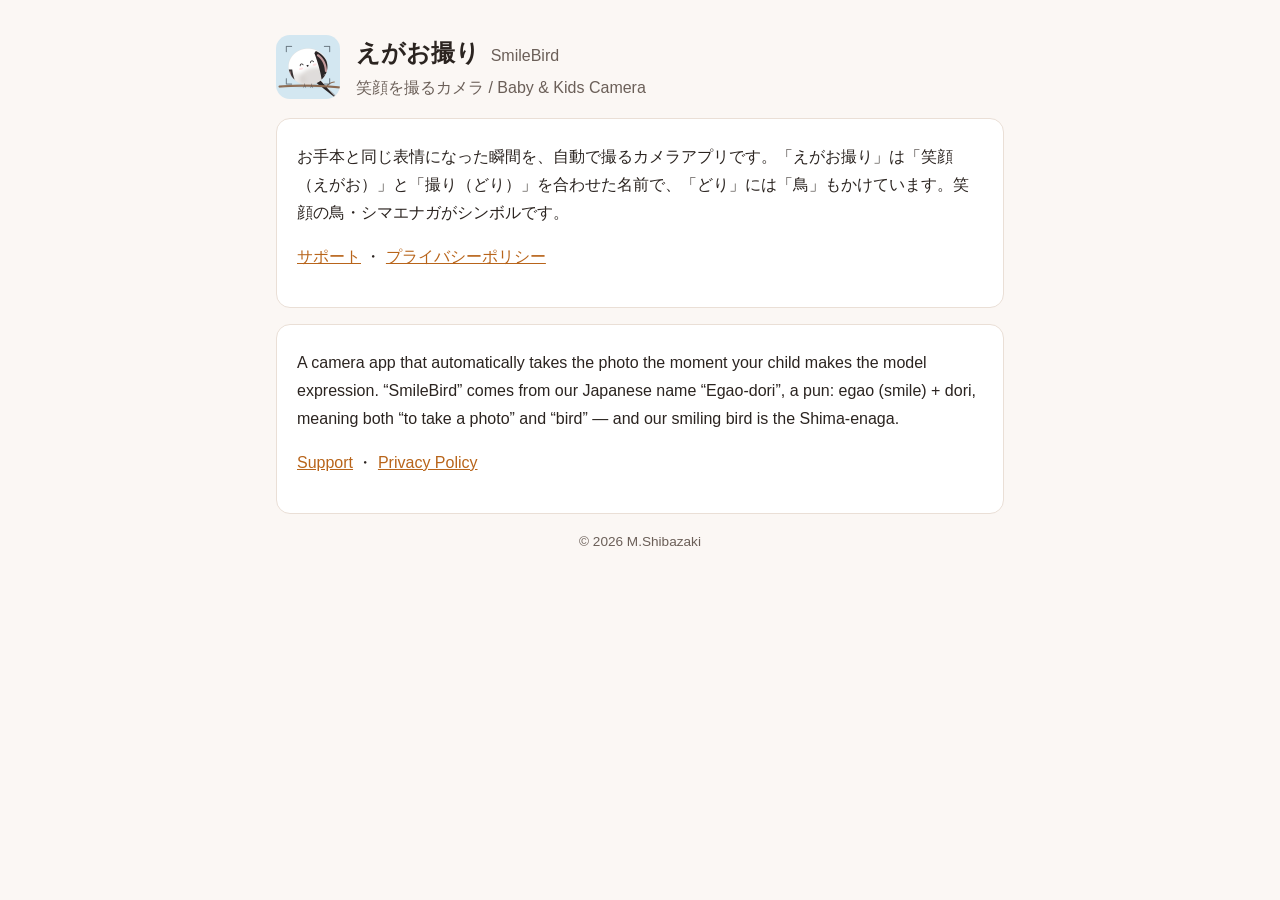
<file: index.html>
<!doctype html>
<html lang="ja">
<head>
<meta charset="utf-8">
<meta name="viewport" content="width=device-width, initial-scale=1">
<title>えがお撮り / SmileBird</title>
<link rel="stylesheet" href="style.css">
</head>
<body>
<header>
  <img src="icon.png" alt="" width="64" height="64">
  <div><h1>えがお撮り <span>SmileBird</span></h1><p>笑顔を撮るカメラ / Baby &amp; Kids Camera</p></div>
</header>
<main>
<section lang="ja">
<p>お手本と同じ表情になった瞬間を、自動で撮るカメラアプリです。「えがお撮り」は「笑顔（えがお）」と「撮り（どり）」を合わせた名前で、「どり」には「鳥」もかけています。笑顔の鳥・シマエナガがシンボルです。</p>
<p><a href="support.html">サポート</a> ・ <a href="privacy.html">プライバシーポリシー</a></p>
</section>
<section lang="en">
<p>A camera app that automatically takes the photo the moment your child makes the model expression. “SmileBird” comes from our Japanese name “Egao-dori”, a pun: egao (smile) + dori, meaning both “to take a photo” and “bird” — and our smiling bird is the Shima-enaga.</p>
<p><a href="support.html#en">Support</a> ・ <a href="privacy.html#en">Privacy Policy</a></p>
</section>
</main>
<footer>© 2026 M.Shibazaki</footer>
</body>
</html>
</file>
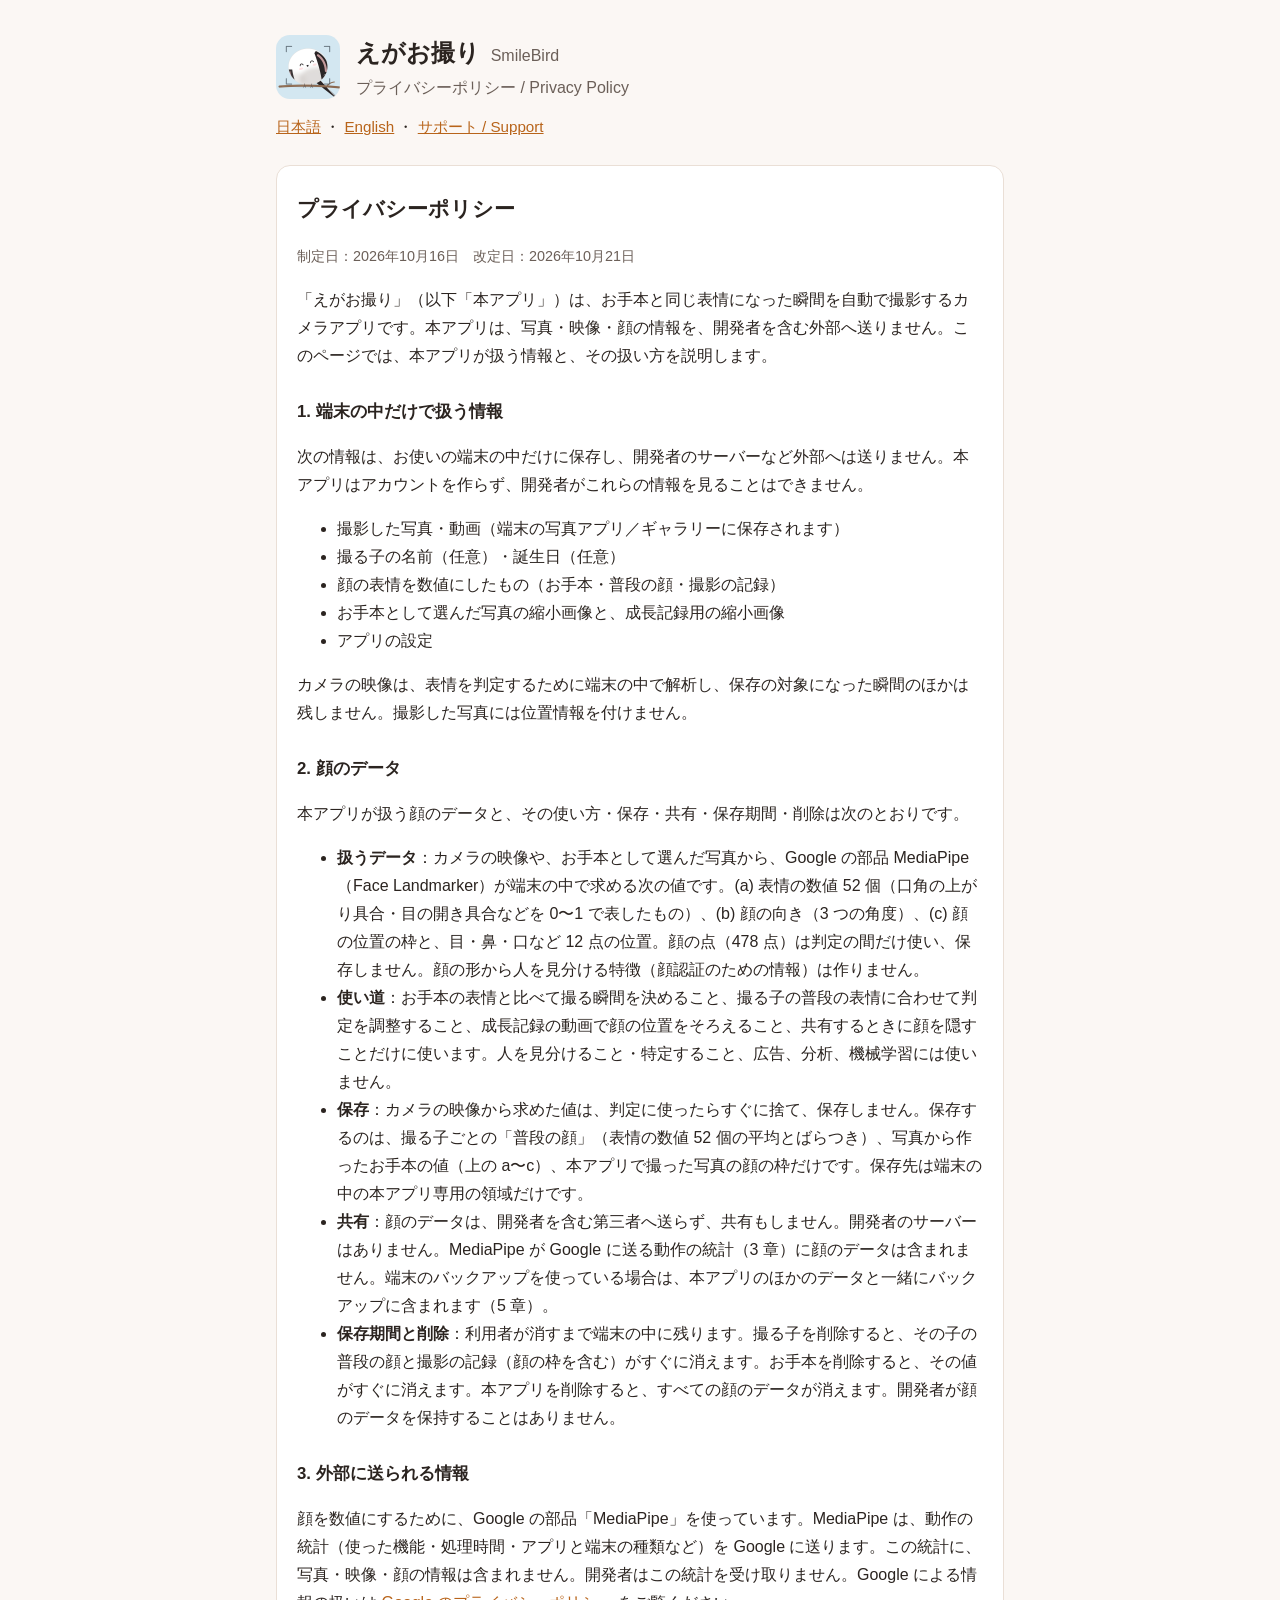
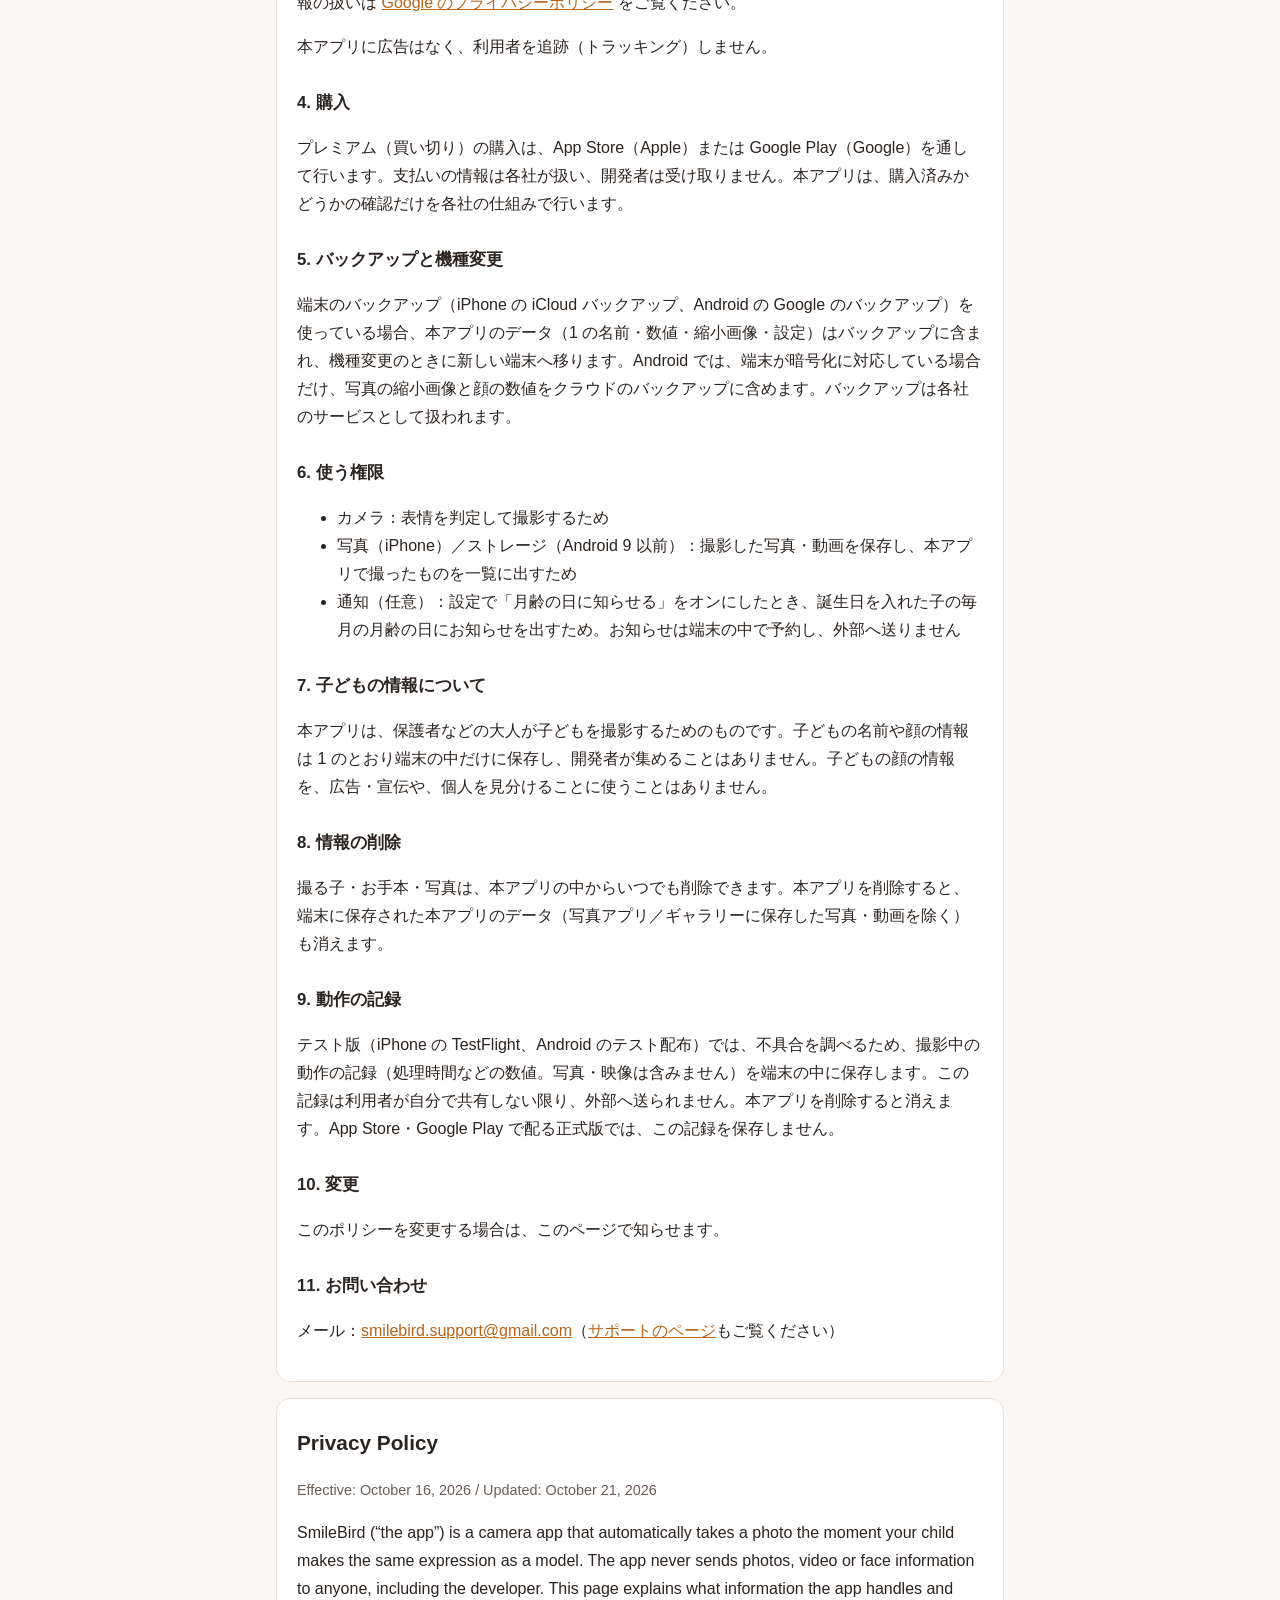
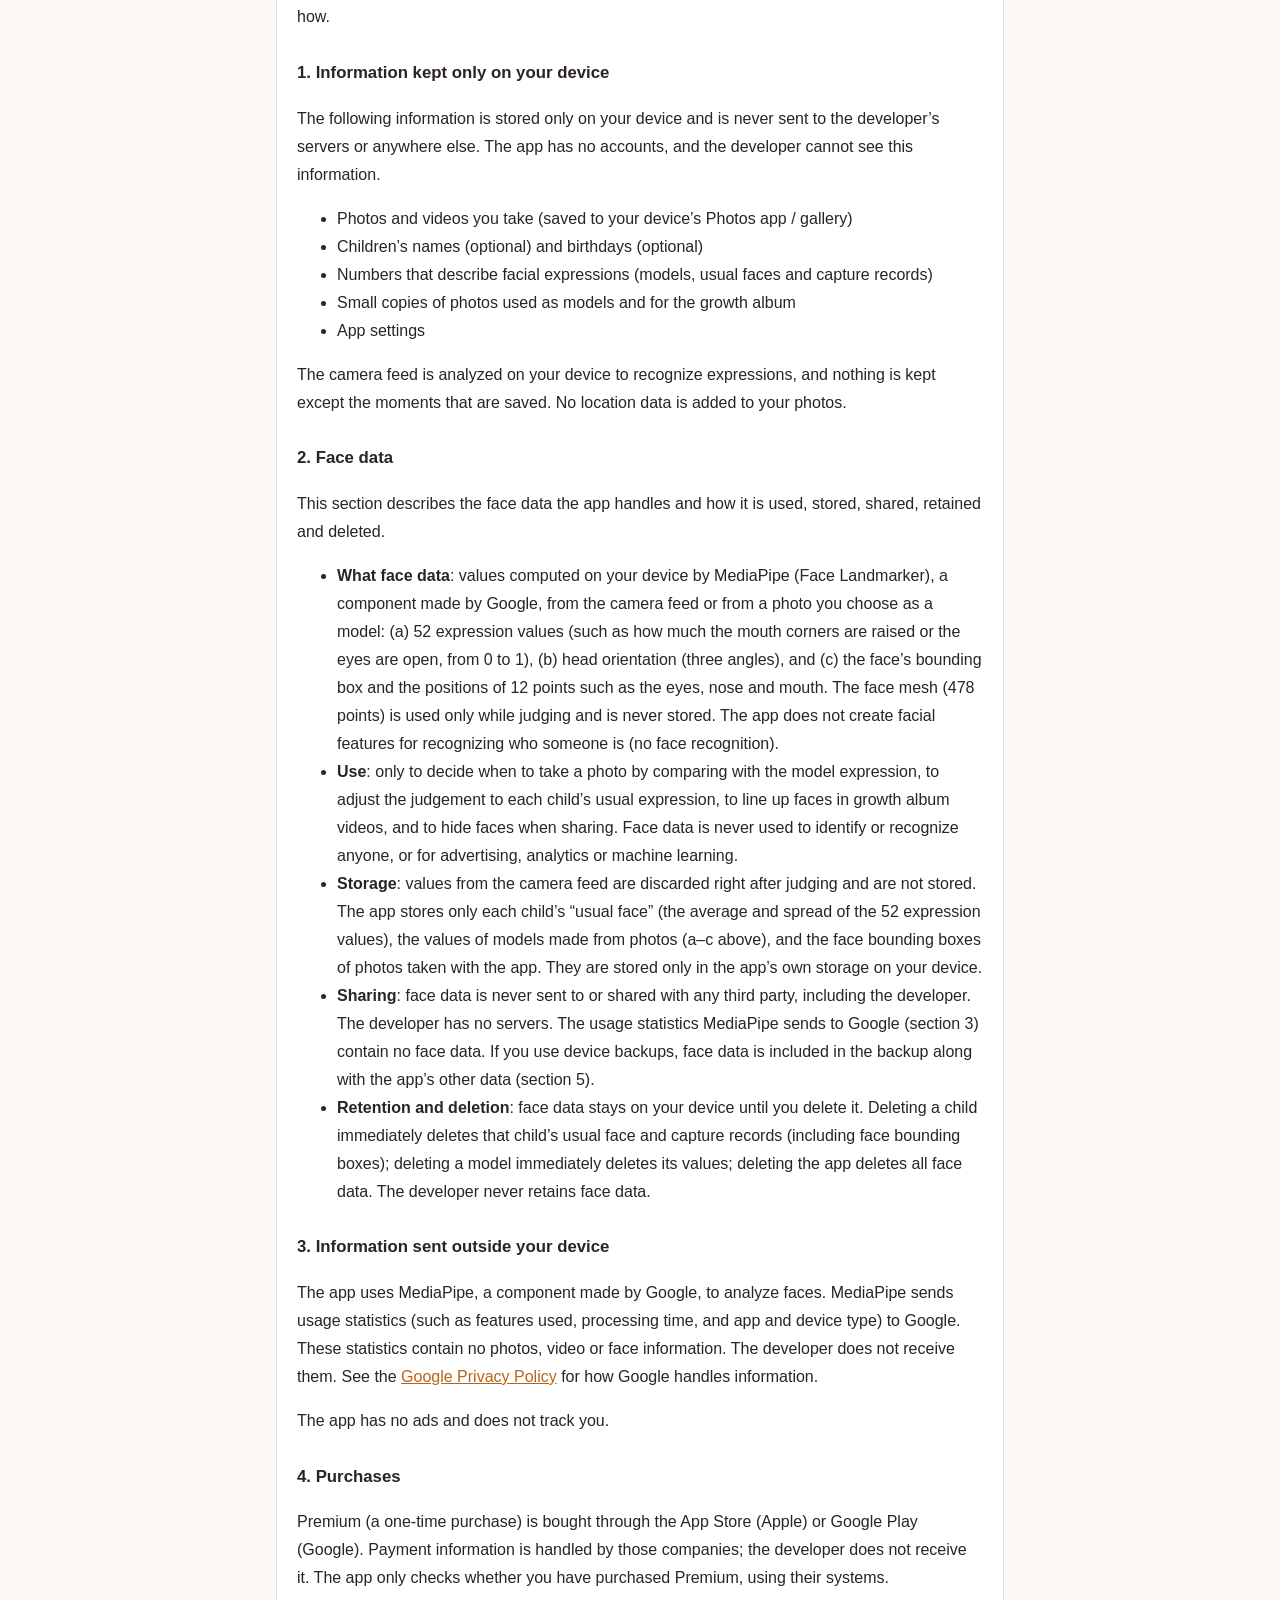
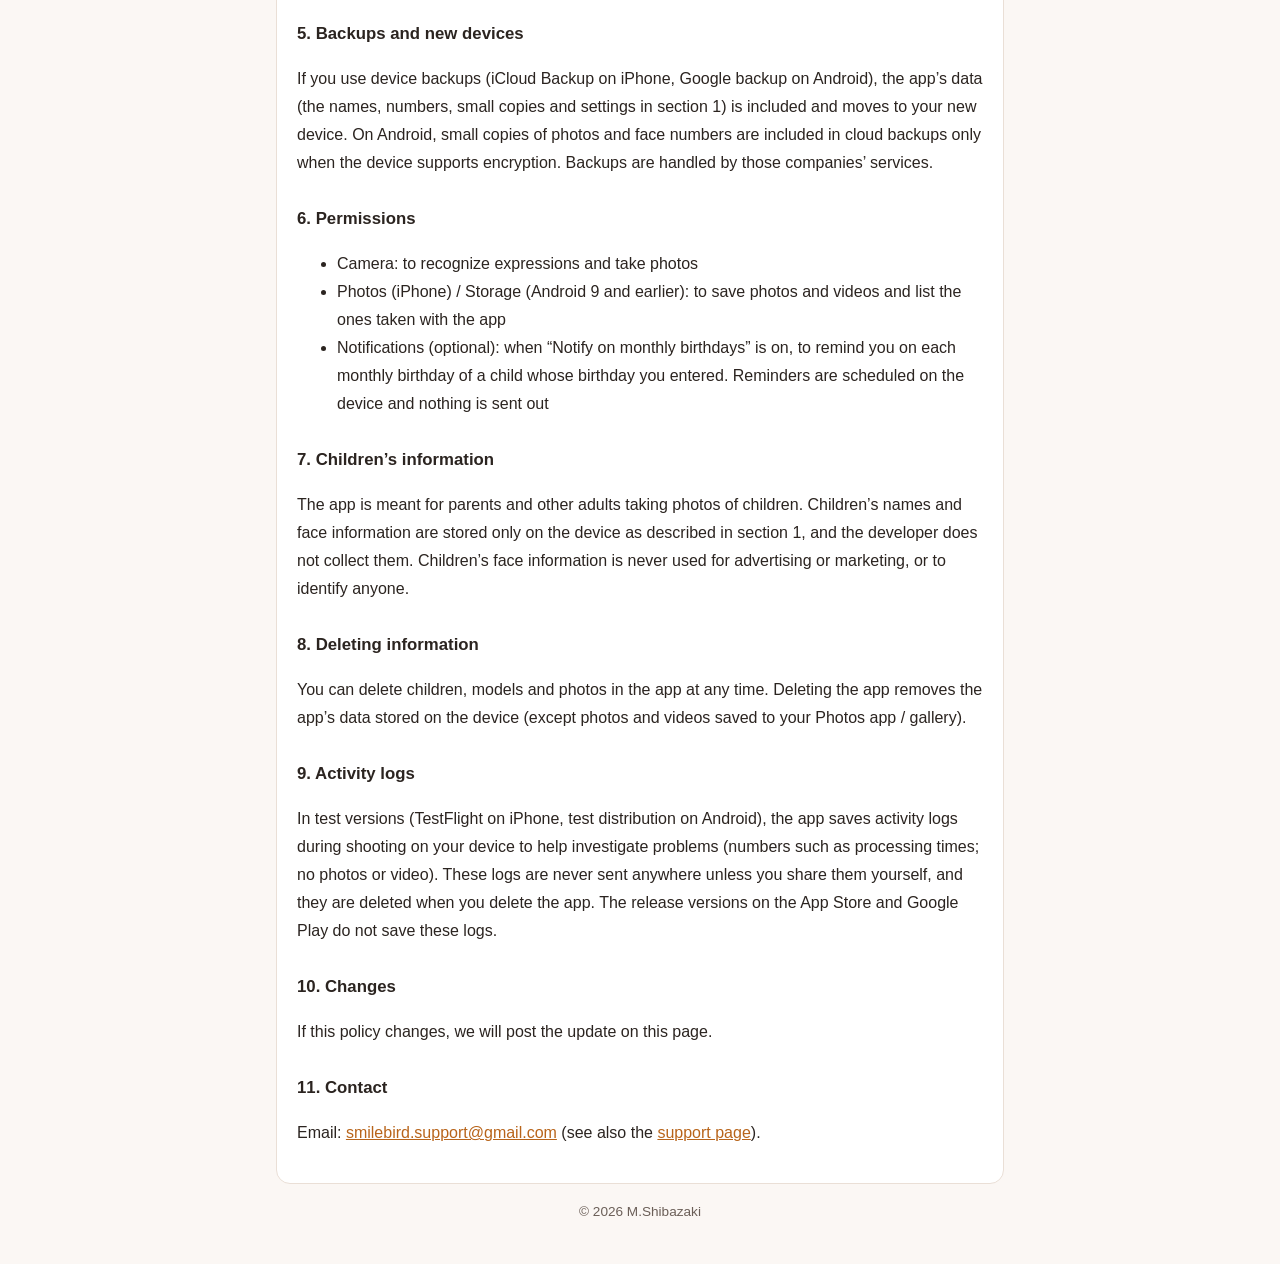
<file: privacy.html>
<!doctype html>
<html lang="ja">
<head>
<meta charset="utf-8">
<meta name="viewport" content="width=device-width, initial-scale=1">
<title>プライバシーポリシー｜えがお撮り / Privacy Policy | SmileBird</title>
<link rel="stylesheet" href="style.css">
</head>
<body>
<header>
  <img src="icon.png" alt="" width="64" height="64">
  <div><h1>えがお撮り <span>SmileBird</span></h1><p>プライバシーポリシー / Privacy Policy</p></div>
</header>
<nav><a href="#ja">日本語</a> ・ <a href="#en">English</a> ・ <a href="support.html">サポート / Support</a></nav>

<main>
<section id="ja" lang="ja">
<h2>プライバシーポリシー</h2>
<p class="date">制定日：2026年10月16日　改定日：2026年10月21日</p>

<p>「えがお撮り」（以下「本アプリ」）は、お手本と同じ表情になった瞬間を自動で撮影するカメラアプリです。本アプリは、写真・映像・顔の情報を、開発者を含む外部へ送りません。このページでは、本アプリが扱う情報と、その扱い方を説明します。</p>

<h3>1. 端末の中だけで扱う情報</h3>
<p>次の情報は、お使いの端末の中だけに保存し、開発者のサーバーなど外部へは送りません。本アプリはアカウントを作らず、開発者がこれらの情報を見ることはできません。</p>
<ul>
  <li>撮影した写真・動画（端末の写真アプリ／ギャラリーに保存されます）</li>
  <li>撮る子の名前（任意）・誕生日（任意）</li>
  <li>顔の表情を数値にしたもの（お手本・普段の顔・撮影の記録）</li>
  <li>お手本として選んだ写真の縮小画像と、成長記録用の縮小画像</li>
  <li>アプリの設定</li>
</ul>
<p>カメラの映像は、表情を判定するために端末の中で解析し、保存の対象になった瞬間のほかは残しません。撮影した写真には位置情報を付けません。</p>

<h3>2. 顔のデータ</h3>
<p>本アプリが扱う顔のデータと、その使い方・保存・共有・保存期間・削除は次のとおりです。</p>
<ul>
  <li><strong>扱うデータ</strong>：カメラの映像や、お手本として選んだ写真から、Google の部品 MediaPipe（Face Landmarker）が端末の中で求める次の値です。(a) 表情の数値 52 個（口角の上がり具合・目の開き具合などを 0〜1 で表したもの）、(b) 顔の向き（3 つの角度）、(c) 顔の位置の枠と、目・鼻・口など 12 点の位置。顔の点（478 点）は判定の間だけ使い、保存しません。顔の形から人を見分ける特徴（顔認証のための情報）は作りません。</li>
  <li><strong>使い道</strong>：お手本の表情と比べて撮る瞬間を決めること、撮る子の普段の表情に合わせて判定を調整すること、成長記録の動画で顔の位置をそろえること、共有するときに顔を隠すことだけに使います。人を見分けること・特定すること、広告、分析、機械学習には使いません。</li>
  <li><strong>保存</strong>：カメラの映像から求めた値は、判定に使ったらすぐに捨て、保存しません。保存するのは、撮る子ごとの「普段の顔」（表情の数値 52 個の平均とばらつき）、写真から作ったお手本の値（上の a〜c）、本アプリで撮った写真の顔の枠だけです。保存先は端末の中の本アプリ専用の領域だけです。</li>
  <li><strong>共有</strong>：顔のデータは、開発者を含む第三者へ送らず、共有もしません。開発者のサーバーはありません。MediaPipe が Google に送る動作の統計（3 章）に顔のデータは含まれません。端末のバックアップを使っている場合は、本アプリのほかのデータと一緒にバックアップに含まれます（5 章）。</li>
  <li><strong>保存期間と削除</strong>：利用者が消すまで端末の中に残ります。撮る子を削除すると、その子の普段の顔と撮影の記録（顔の枠を含む）がすぐに消えます。お手本を削除すると、その値がすぐに消えます。本アプリを削除すると、すべての顔のデータが消えます。開発者が顔のデータを保持することはありません。</li>
</ul>

<h3>3. 外部に送られる情報</h3>
<p>顔を数値にするために、Google の部品「MediaPipe」を使っています。MediaPipe は、動作の統計（使った機能・処理時間・アプリと端末の種類など）を Google に送ります。この統計に、写真・映像・顔の情報は含まれません。開発者はこの統計を受け取りません。Google による情報の扱いは <a href="https://policies.google.com/privacy">Google のプライバシーポリシー</a> をご覧ください。</p>
<p>本アプリに広告はなく、利用者を追跡（トラッキング）しません。</p>

<h3>4. 購入</h3>
<p>プレミアム（買い切り）の購入は、App Store（Apple）または Google Play（Google）を通して行います。支払いの情報は各社が扱い、開発者は受け取りません。本アプリは、購入済みかどうかの確認だけを各社の仕組みで行います。</p>

<h3>5. バックアップと機種変更</h3>
<p>端末のバックアップ（iPhone の iCloud バックアップ、Android の Google のバックアップ）を使っている場合、本アプリのデータ（1 の名前・数値・縮小画像・設定）はバックアップに含まれ、機種変更のときに新しい端末へ移ります。Android では、端末が暗号化に対応している場合だけ、写真の縮小画像と顔の数値をクラウドのバックアップに含めます。バックアップは各社のサービスとして扱われます。</p>

<h3>6. 使う権限</h3>
<ul>
  <li>カメラ：表情を判定して撮影するため</li>
  <li>写真（iPhone）／ストレージ（Android 9 以前）：撮影した写真・動画を保存し、本アプリで撮ったものを一覧に出すため</li>
  <li>通知（任意）：設定で「月齢の日に知らせる」をオンにしたとき、誕生日を入れた子の毎月の月齢の日にお知らせを出すため。お知らせは端末の中で予約し、外部へ送りません</li>
</ul>

<h3>7. 子どもの情報について</h3>
<p>本アプリは、保護者などの大人が子どもを撮影するためのものです。子どもの名前や顔の情報は 1 のとおり端末の中だけに保存し、開発者が集めることはありません。子どもの顔の情報を、広告・宣伝や、個人を見分けることに使うことはありません。</p>

<h3>8. 情報の削除</h3>
<p>撮る子・お手本・写真は、本アプリの中からいつでも削除できます。本アプリを削除すると、端末に保存された本アプリのデータ（写真アプリ／ギャラリーに保存した写真・動画を除く）も消えます。</p>

<h3>9. 動作の記録</h3>
<p>テスト版（iPhone の TestFlight、Android のテスト配布）では、不具合を調べるため、撮影中の動作の記録（処理時間などの数値。写真・映像は含みません）を端末の中に保存します。この記録は利用者が自分で共有しない限り、外部へ送られません。本アプリを削除すると消えます。App Store・Google Play で配る正式版では、この記録を保存しません。</p>

<h3>10. 変更</h3>
<p>このポリシーを変更する場合は、このページで知らせます。</p>

<h3>11. お問い合わせ</h3>
<p>メール：<a href="mailto:smilebird.support@gmail.com">smilebird.support@gmail.com</a>（<a href="support.html">サポートのページ</a>もご覧ください）</p>
</section>

<section id="en" lang="en">
<h2>Privacy Policy</h2>
<p class="date">Effective: October 16, 2026 / Updated: October 21, 2026</p>

<p>SmileBird (“the app”) is a camera app that automatically takes a photo the moment your child makes the same expression as a model. The app never sends photos, video or face information to anyone, including the developer. This page explains what information the app handles and how.</p>

<h3>1. Information kept only on your device</h3>
<p>The following information is stored only on your device and is never sent to the developer’s servers or anywhere else. The app has no accounts, and the developer cannot see this information.</p>
<ul>
  <li>Photos and videos you take (saved to your device’s Photos app / gallery)</li>
  <li>Children’s names (optional) and birthdays (optional)</li>
  <li>Numbers that describe facial expressions (models, usual faces and capture records)</li>
  <li>Small copies of photos used as models and for the growth album</li>
  <li>App settings</li>
</ul>
<p>The camera feed is analyzed on your device to recognize expressions, and nothing is kept except the moments that are saved. No location data is added to your photos.</p>

<h3>2. Face data</h3>
<p>This section describes the face data the app handles and how it is used, stored, shared, retained and deleted.</p>
<ul>
  <li><strong>What face data</strong>: values computed on your device by MediaPipe (Face Landmarker), a component made by Google, from the camera feed or from a photo you choose as a model: (a) 52 expression values (such as how much the mouth corners are raised or the eyes are open, from 0 to 1), (b) head orientation (three angles), and (c) the face’s bounding box and the positions of 12 points such as the eyes, nose and mouth. The face mesh (478 points) is used only while judging and is never stored. The app does not create facial features for recognizing who someone is (no face recognition).</li>
  <li><strong>Use</strong>: only to decide when to take a photo by comparing with the model expression, to adjust the judgement to each child’s usual expression, to line up faces in growth album videos, and to hide faces when sharing. Face data is never used to identify or recognize anyone, or for advertising, analytics or machine learning.</li>
  <li><strong>Storage</strong>: values from the camera feed are discarded right after judging and are not stored. The app stores only each child’s “usual face” (the average and spread of the 52 expression values), the values of models made from photos (a–c above), and the face bounding boxes of photos taken with the app. They are stored only in the app’s own storage on your device.</li>
  <li><strong>Sharing</strong>: face data is never sent to or shared with any third party, including the developer. The developer has no servers. The usage statistics MediaPipe sends to Google (section 3) contain no face data. If you use device backups, face data is included in the backup along with the app’s other data (section 5).</li>
  <li><strong>Retention and deletion</strong>: face data stays on your device until you delete it. Deleting a child immediately deletes that child’s usual face and capture records (including face bounding boxes); deleting a model immediately deletes its values; deleting the app deletes all face data. The developer never retains face data.</li>
</ul>

<h3>3. Information sent outside your device</h3>
<p>The app uses MediaPipe, a component made by Google, to analyze faces. MediaPipe sends usage statistics (such as features used, processing time, and app and device type) to Google. These statistics contain no photos, video or face information. The developer does not receive them. See the <a href="https://policies.google.com/privacy">Google Privacy Policy</a> for how Google handles information.</p>
<p>The app has no ads and does not track you.</p>

<h3>4. Purchases</h3>
<p>Premium (a one-time purchase) is bought through the App Store (Apple) or Google Play (Google). Payment information is handled by those companies; the developer does not receive it. The app only checks whether you have purchased Premium, using their systems.</p>

<h3>5. Backups and new devices</h3>
<p>If you use device backups (iCloud Backup on iPhone, Google backup on Android), the app’s data (the names, numbers, small copies and settings in section 1) is included and moves to your new device. On Android, small copies of photos and face numbers are included in cloud backups only when the device supports encryption. Backups are handled by those companies’ services.</p>

<h3>6. Permissions</h3>
<ul>
  <li>Camera: to recognize expressions and take photos</li>
  <li>Photos (iPhone) / Storage (Android 9 and earlier): to save photos and videos and list the ones taken with the app</li>
  <li>Notifications (optional): when “Notify on monthly birthdays” is on, to remind you on each monthly birthday of a child whose birthday you entered. Reminders are scheduled on the device and nothing is sent out</li>
</ul>

<h3>7. Children’s information</h3>
<p>The app is meant for parents and other adults taking photos of children. Children’s names and face information are stored only on the device as described in section 1, and the developer does not collect them. Children’s face information is never used for advertising or marketing, or to identify anyone.</p>

<h3>8. Deleting information</h3>
<p>You can delete children, models and photos in the app at any time. Deleting the app removes the app’s data stored on the device (except photos and videos saved to your Photos app / gallery).</p>

<h3>9. Activity logs</h3>
<p>In test versions (TestFlight on iPhone, test distribution on Android), the app saves activity logs during shooting on your device to help investigate problems (numbers such as processing times; no photos or video). These logs are never sent anywhere unless you share them yourself, and they are deleted when you delete the app. The release versions on the App Store and Google Play do not save these logs.</p>

<h3>10. Changes</h3>
<p>If this policy changes, we will post the update on this page.</p>

<h3>11. Contact</h3>
<p>Email: <a href="mailto:smilebird.support@gmail.com">smilebird.support@gmail.com</a> (see also the <a href="support.html">support page</a>).</p>
</section>
</main>
<footer>© 2026 M.Shibazaki</footer>
</body>
</html>
</file>
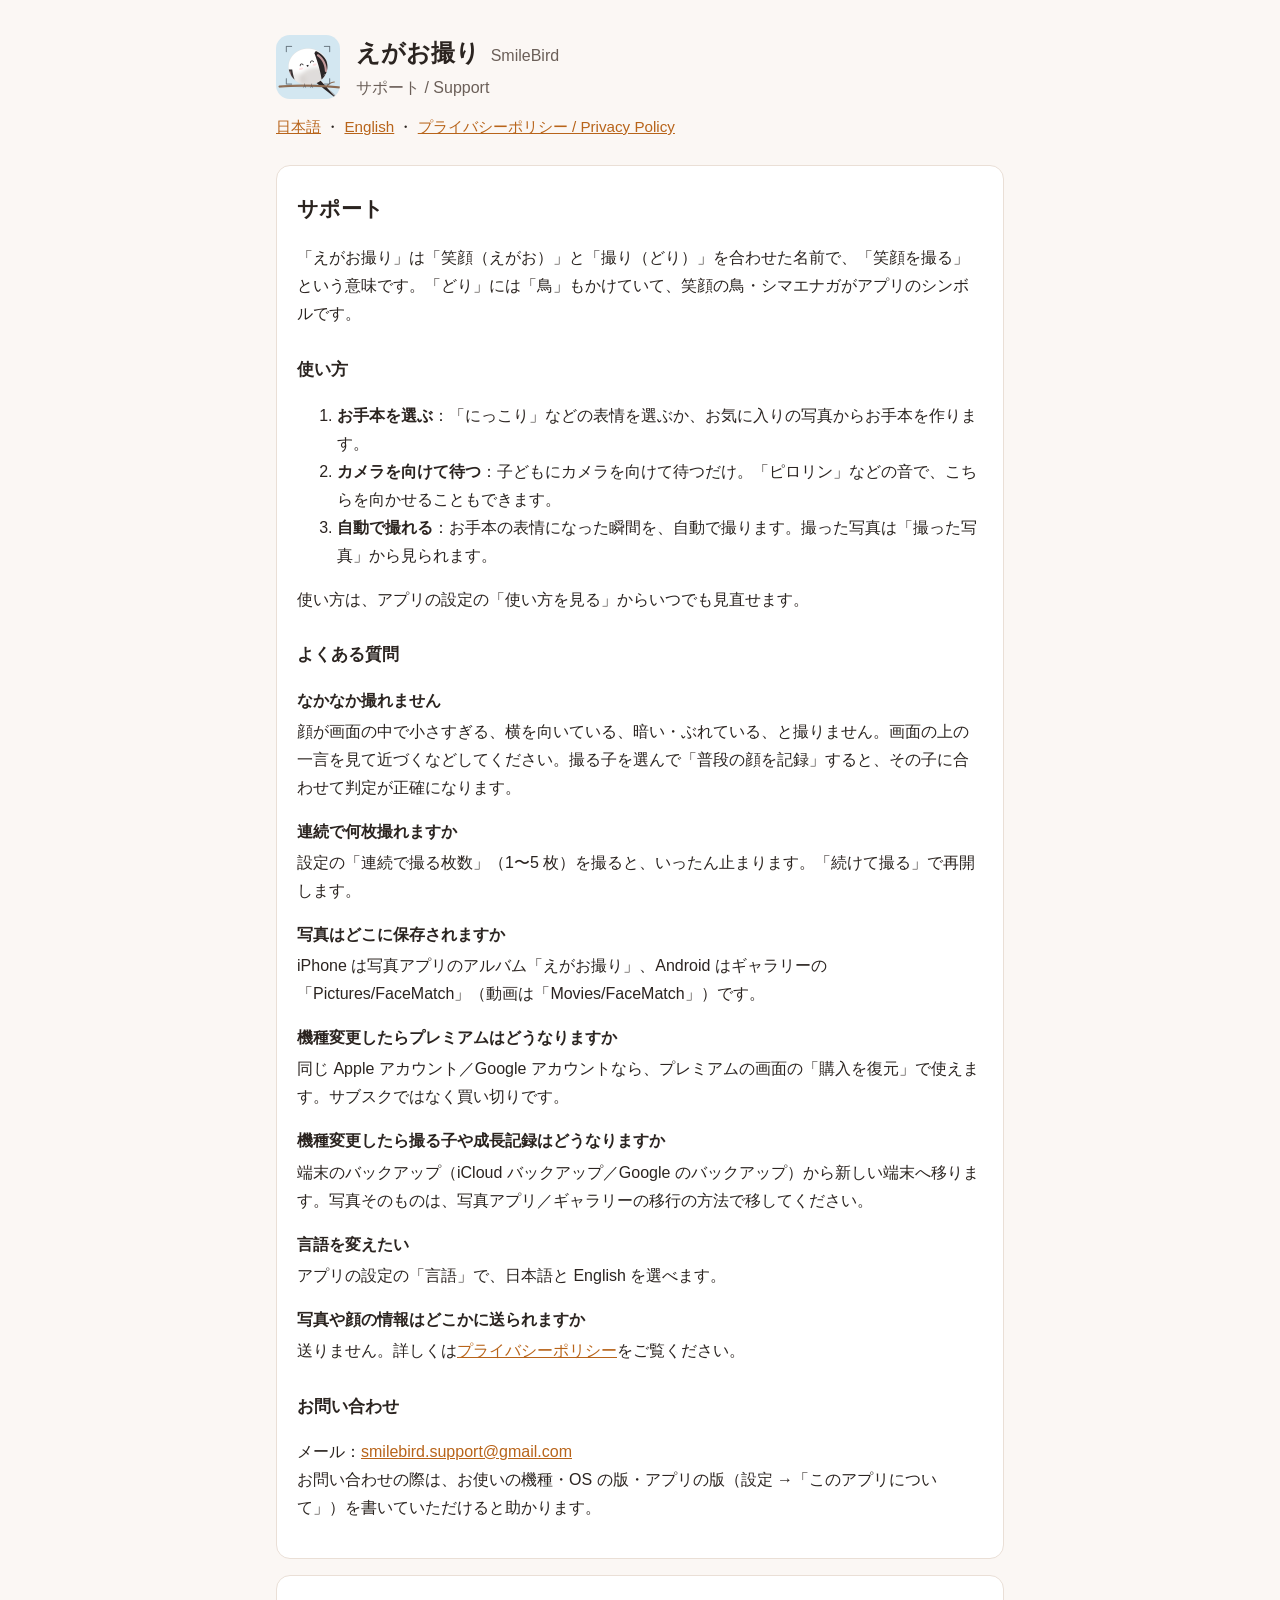
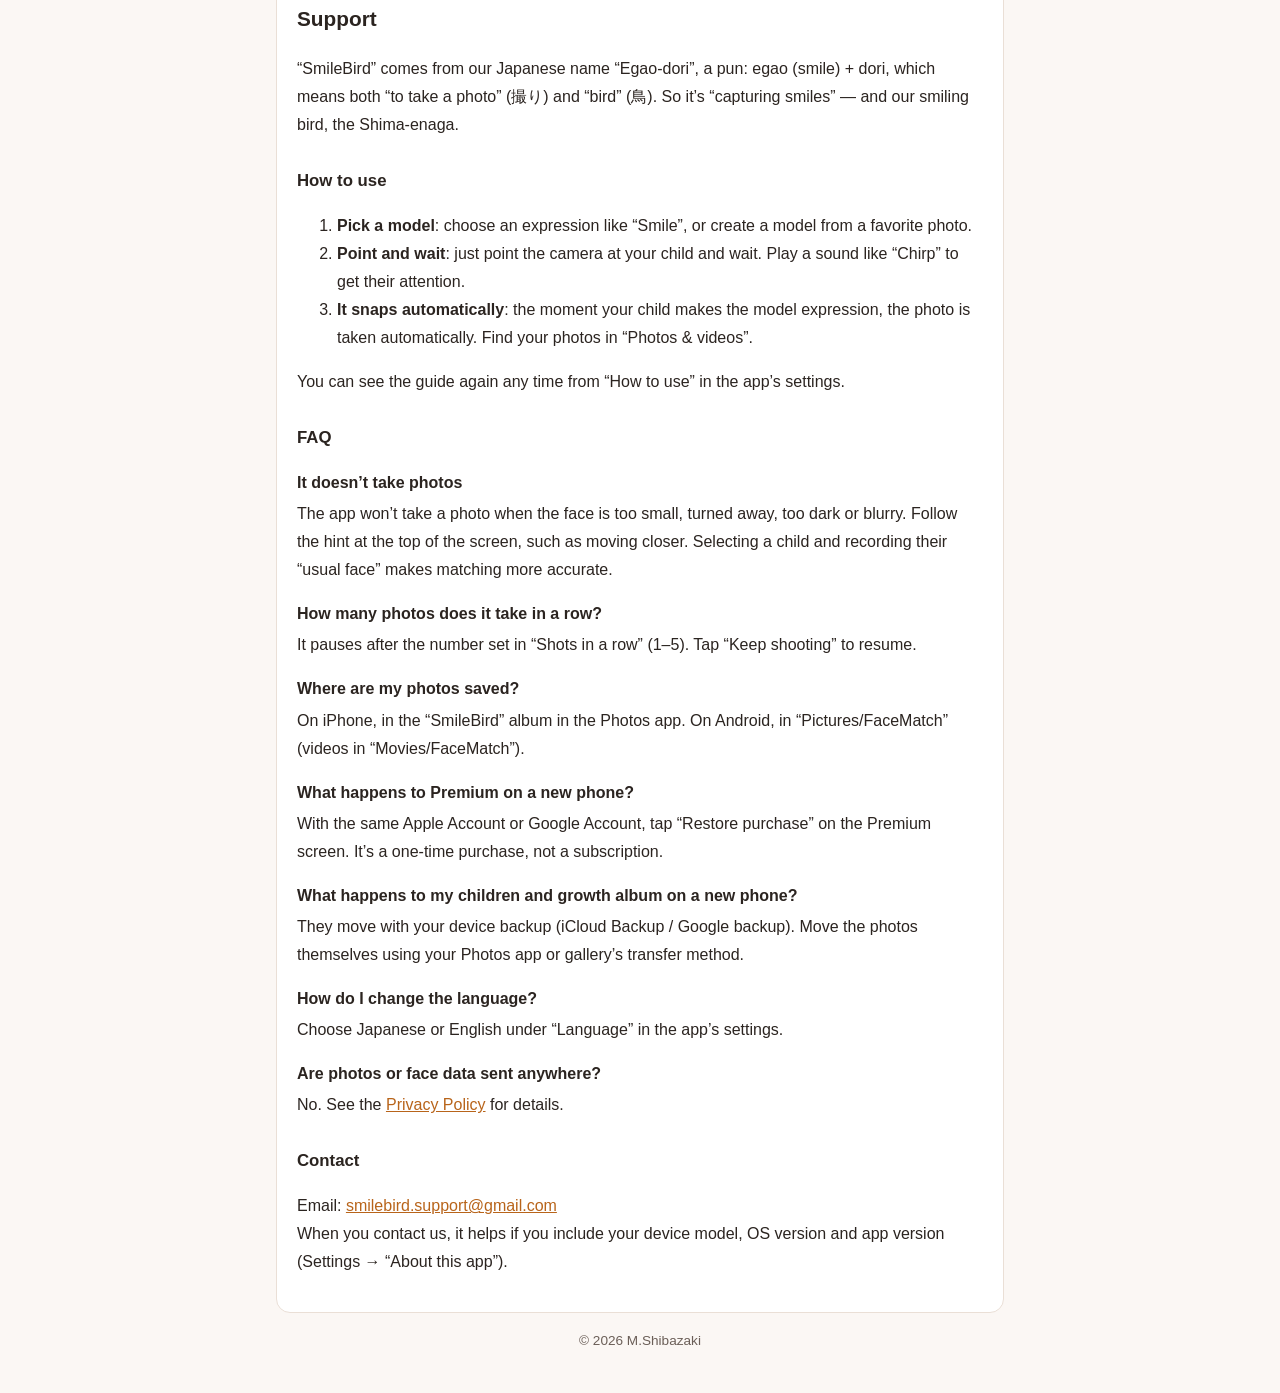
<file: support.html>
<!doctype html>
<html lang="ja">
<head>
<meta charset="utf-8">
<meta name="viewport" content="width=device-width, initial-scale=1">
<title>サポート｜えがお撮り / Support | SmileBird</title>
<link rel="stylesheet" href="style.css">
</head>
<body>
<header>
  <img src="icon.png" alt="" width="64" height="64">
  <div><h1>えがお撮り <span>SmileBird</span></h1><p>サポート / Support</p></div>
</header>
<nav><a href="#ja">日本語</a> ・ <a href="#en">English</a> ・ <a href="privacy.html">プライバシーポリシー / Privacy Policy</a></nav>

<main>
<section id="ja" lang="ja">
<h2>サポート</h2>
<p>「えがお撮り」は「笑顔（えがお）」と「撮り（どり）」を合わせた名前で、「笑顔を撮る」という意味です。「どり」には「鳥」もかけていて、笑顔の鳥・シマエナガがアプリのシンボルです。</p>

<h3>使い方</h3>
<ol>
  <li><b>お手本を選ぶ</b>：「にっこり」などの表情を選ぶか、お気に入りの写真からお手本を作ります。</li>
  <li><b>カメラを向けて待つ</b>：子どもにカメラを向けて待つだけ。「ピロリン」などの音で、こちらを向かせることもできます。</li>
  <li><b>自動で撮れる</b>：お手本の表情になった瞬間を、自動で撮ります。撮った写真は「撮った写真」から見られます。</li>
</ol>
<p>使い方は、アプリの設定の「使い方を見る」からいつでも見直せます。</p>

<h3>よくある質問</h3>
<dl>
  <dt>なかなか撮れません</dt>
  <dd>顔が画面の中で小さすぎる、横を向いている、暗い・ぶれている、と撮りません。画面の上の一言を見て近づくなどしてください。撮る子を選んで「普段の顔を記録」すると、その子に合わせて判定が正確になります。</dd>
  <dt>連続で何枚撮れますか</dt>
  <dd>設定の「連続で撮る枚数」（1〜5 枚）を撮ると、いったん止まります。「続けて撮る」で再開します。</dd>
  <dt>写真はどこに保存されますか</dt>
  <dd>iPhone は写真アプリのアルバム「えがお撮り」、Android はギャラリーの「Pictures/FaceMatch」（動画は「Movies/FaceMatch」）です。</dd>
  <dt>機種変更したらプレミアムはどうなりますか</dt>
  <dd>同じ Apple アカウント／Google アカウントなら、プレミアムの画面の「購入を復元」で使えます。サブスクではなく買い切りです。</dd>
  <dt>機種変更したら撮る子や成長記録はどうなりますか</dt>
  <dd>端末のバックアップ（iCloud バックアップ／Google のバックアップ）から新しい端末へ移ります。写真そのものは、写真アプリ／ギャラリーの移行の方法で移してください。</dd>
  <dt>言語を変えたい</dt>
  <dd>アプリの設定の「言語」で、日本語と English を選べます。</dd>
  <dt>写真や顔の情報はどこかに送られますか</dt>
  <dd>送りません。詳しくは<a href="privacy.html">プライバシーポリシー</a>をご覧ください。</dd>
</dl>

<h3>お問い合わせ</h3>
<p><!-- CONTACT:ja -->メール：<a href="mailto:smilebird.support@gmail.com">smilebird.support@gmail.com</a><!-- /CONTACT --><br>
お問い合わせの際は、お使いの機種・OS の版・アプリの版（設定 →「このアプリについて」）を書いていただけると助かります。</p>
</section>

<section id="en" lang="en">
<h2>Support</h2>
<p>“SmileBird” comes from our Japanese name “Egao-dori”, a pun: egao (smile) + dori, which means both “to take a photo” (撮り) and “bird” (鳥). So it’s “capturing smiles” — and our smiling bird, the Shima-enaga.</p>

<h3>How to use</h3>
<ol>
  <li><b>Pick a model</b>: choose an expression like “Smile”, or create a model from a favorite photo.</li>
  <li><b>Point and wait</b>: just point the camera at your child and wait. Play a sound like “Chirp” to get their attention.</li>
  <li><b>It snaps automatically</b>: the moment your child makes the model expression, the photo is taken automatically. Find your photos in “Photos &amp; videos”.</li>
</ol>
<p>You can see the guide again any time from “How to use” in the app’s settings.</p>

<h3>FAQ</h3>
<dl>
  <dt>It doesn’t take photos</dt>
  <dd>The app won’t take a photo when the face is too small, turned away, too dark or blurry. Follow the hint at the top of the screen, such as moving closer. Selecting a child and recording their “usual face” makes matching more accurate.</dd>
  <dt>How many photos does it take in a row?</dt>
  <dd>It pauses after the number set in “Shots in a row” (1–5). Tap “Keep shooting” to resume.</dd>
  <dt>Where are my photos saved?</dt>
  <dd>On iPhone, in the “SmileBird” album in the Photos app. On Android, in “Pictures/FaceMatch” (videos in “Movies/FaceMatch”).</dd>
  <dt>What happens to Premium on a new phone?</dt>
  <dd>With the same Apple Account or Google Account, tap “Restore purchase” on the Premium screen. It’s a one-time purchase, not a subscription.</dd>
  <dt>What happens to my children and growth album on a new phone?</dt>
  <dd>They move with your device backup (iCloud Backup / Google backup). Move the photos themselves using your Photos app or gallery’s transfer method.</dd>
  <dt>How do I change the language?</dt>
  <dd>Choose Japanese or English under “Language” in the app’s settings.</dd>
  <dt>Are photos or face data sent anywhere?</dt>
  <dd>No. See the <a href="privacy.html">Privacy Policy</a> for details.</dd>
</dl>

<h3>Contact</h3>
<p><!-- CONTACT:en -->Email: <a href="mailto:smilebird.support@gmail.com">smilebird.support@gmail.com</a><!-- /CONTACT --><br>
When you contact us, it helps if you include your device model, OS version and app version (Settings → “About this app”).</p>
</section>
</main>
<footer>© 2026 M.Shibazaki</footer>
</body>
</html>
</file>
<file: style.css>
:root {
  --bg: #fbf7f4;
  --text: #2b2420;
  --muted: #6b5f58;
  --accent: #b8641a;
  --card: #ffffff;
  --line: #eadfd6;
}
@media (prefers-color-scheme: dark) {
  :root {
    --bg: #1b1420;
    --text: #f1eaf2;
    --muted: #c9bcd0;
    --accent: #ffb86b;
    --card: #231b29;
    --line: #30263a;
  }
}
* { box-sizing: border-box; }
body {
  margin: 0;
  background: var(--bg);
  color: var(--text);
  font: 16px/1.75 -apple-system, BlinkMacSystemFont, "Hiragino Sans", "Noto Sans JP", sans-serif;
}
header, nav, main, footer { max-width: 760px; margin: 0 auto; padding: 0 16px; }
header { display: flex; gap: 16px; align-items: center; padding-top: 32px; }
header img { border-radius: 14px; }
header h1 { margin: 0; font-size: 1.5rem; }
header h1 span { color: var(--muted); font-weight: 400; font-size: 1rem; margin-left: 4px; }
header p { margin: 0; color: var(--muted); }
nav { padding-top: 12px; padding-bottom: 8px; font-size: .95rem; }
a { color: var(--accent); }
section { background: var(--card); border: 1px solid var(--line); border-radius: 14px; padding: 8px 20px 20px; margin: 16px 0; }
h2 { font-size: 1.3rem; }
h3 { font-size: 1.05rem; margin-top: 1.6em; }
.date { color: var(--muted); font-size: .9rem; }
dt { font-weight: 600; margin-top: 1em; }
dd { margin: .2em 0 0 0; }
footer { color: var(--muted); font-size: .85rem; padding-bottom: 40px; text-align: center; }
</file>
